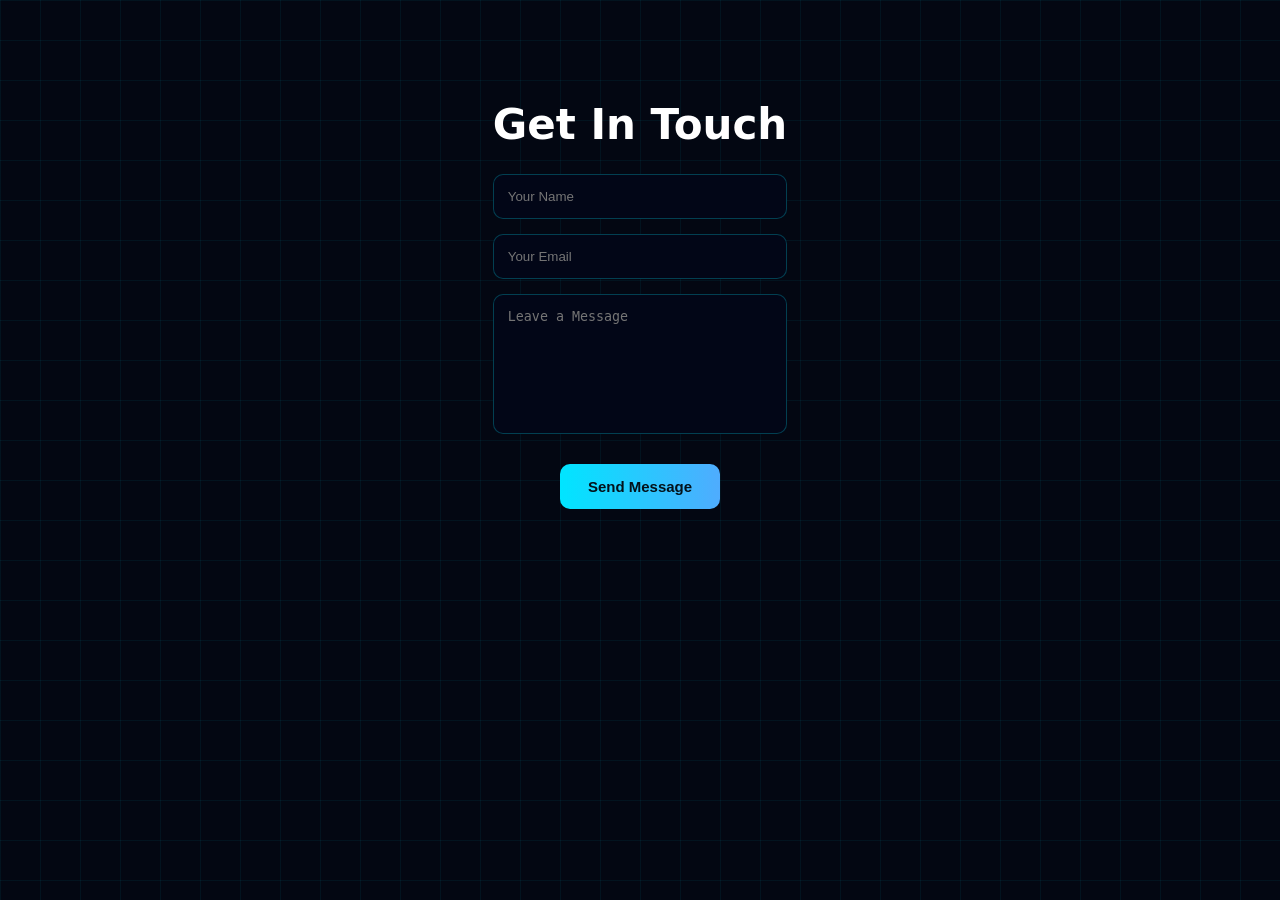
<file: frontend/contact.html>
<!DOCTYPE html>
<html>
<head>
<title>Contact</title>
<link rel="stylesheet" href="css/style.css">
</head>

<body>

<div class="background-grid"></div>

<section class="section">
<div class="contact-box">
<h1>Get In Touch</h1>

<input placeholder="Your Name">
<input placeholder="Your Email">

<textarea placeholder="Leave a Message"></textarea>

<button class="primary-btn">Send Message</button>

</section>
</div>
</body>
</html>
</file>
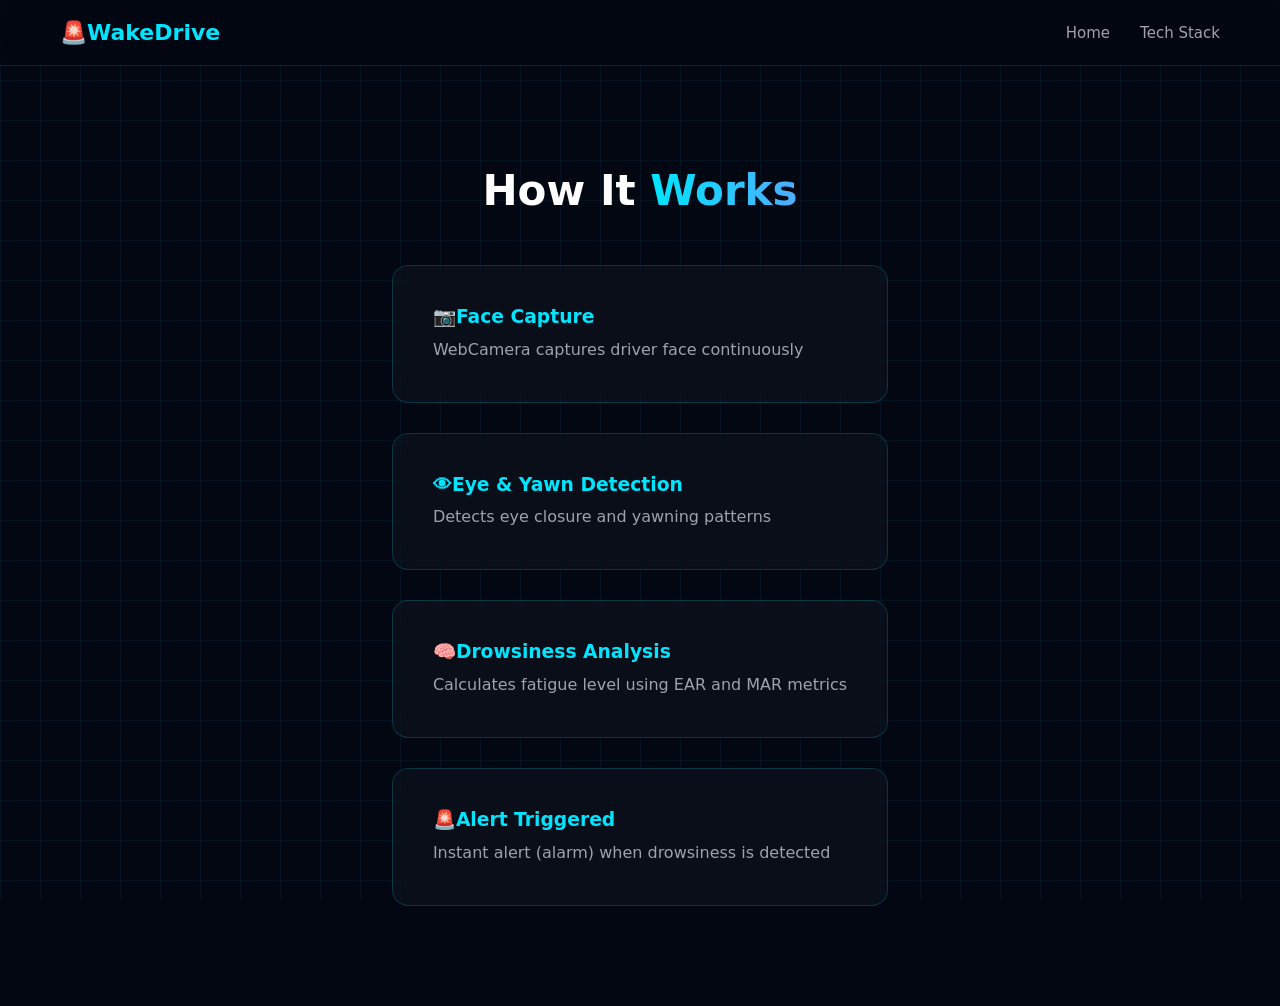
<file: frontend/how-it-works.html>
<!DOCTYPE html>
<html>
<head>
<title>How It Works</title>
<link rel="stylesheet" href="css/style.css">
</head>

<body>

<div class="background-grid"></div>

<nav class="navbar">

<div class="logo">🚨WakeDrive</div>

<ul class="nav-links">

<li><a href="index.html">Home</a></li>
<li><a href="tech-stack.html">Tech Stack</a></li>


</ul>

</nav>

<section class="section">

<h1>How It <span class="gradient-text">Works</span></h1>

<div class="grid">

<div class="card">
<h3>📷Face Capture</h3>
<p>WebCamera captures driver face continuously</p>
</div>

<div class="card">
<h3>👁Eye & Yawn Detection</h3>
<p>Detects eye closure and yawning patterns</p>
</div>

<div class="card">
<h3>🧠Drowsiness Analysis</h3>
<p>Calculates fatigue level using EAR and MAR metrics</p>
</div>

<div class="card">
<h3>🚨Alert Triggered</h3>
<p>Instant alert (alarm) when drowsiness is  detected</p>
</div>

</div>

</section>

</body>
</html>
</file>
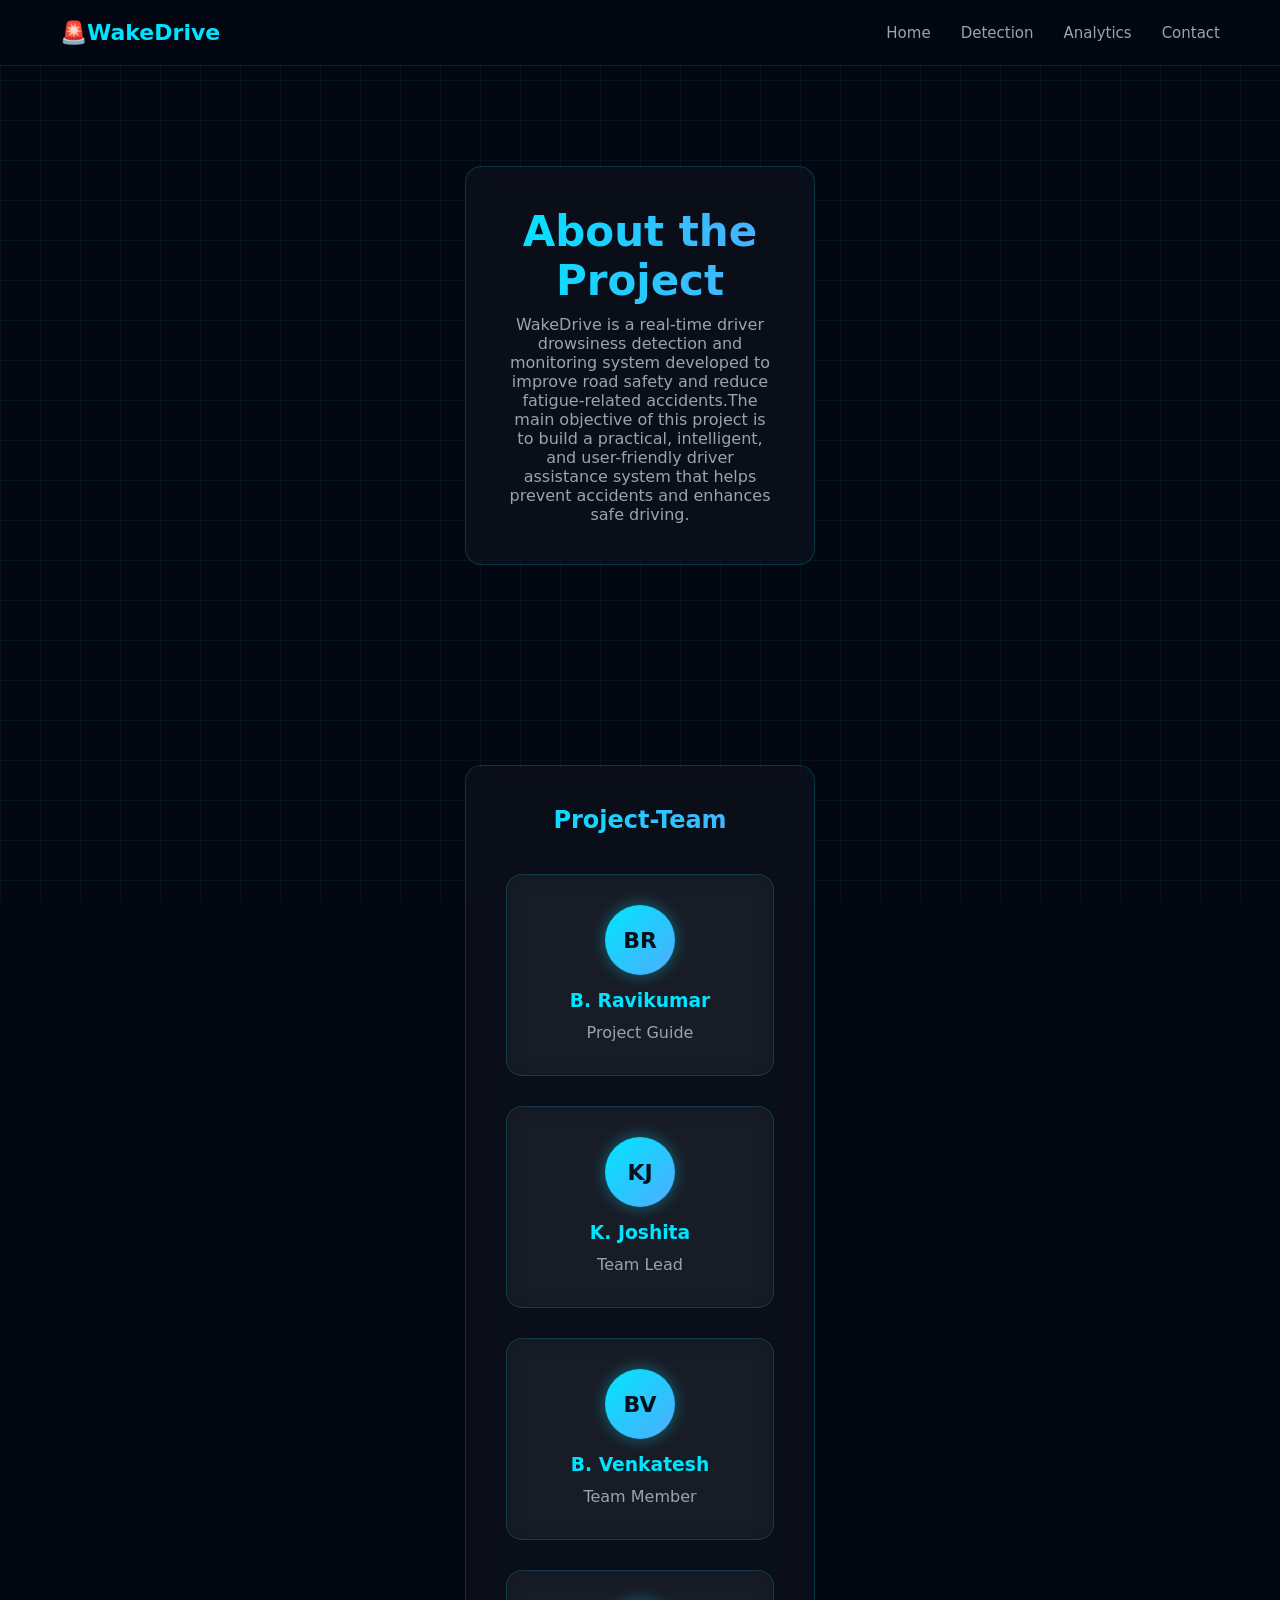
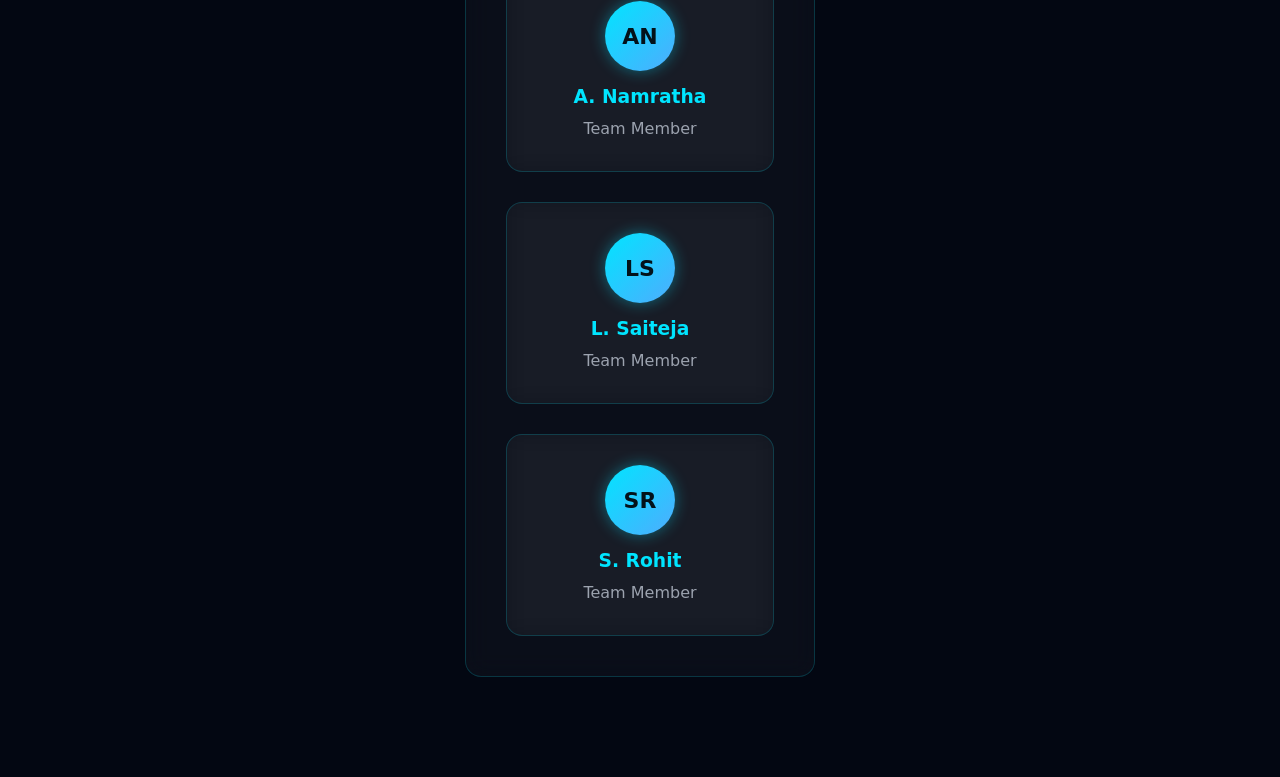
<file: frontend/team.html>
<!-- <!DOCTYPE html>
<html>
<head>
<title>Team</title>
<link rel="stylesheet" href="css/style.css">
</head>

<body>

<div class="background-grid"></div>

<nav class="navbar">

<div class="logo">🚨WakeDrive</div>

</nav>

<section class="section">

<h1>Team Members</h1>

<div class="grid">

<div class="card">
<h3>P.Joshita</h3>
<p>Team Lead</p>
</div>

<div class="card">
<h3>B.Venkatesh</h3>
<p>Team member</p>
</div>

<div class="card">
<h3>A.Namratha</h3>
<p>Team member</p>
</div>

<div class="card">
<h3>L.Saiteja</h3>
<p>Team member</p>
</div>

</div>

</section>

</body>
</html> -->


<!DOCTYPE html>
<html>
<head>
    <title>About | WakeDrive</title>
    <link rel="stylesheet" href="css/style.css">
    <meta name="viewport" content="width=device-width, initial-scale=1.0">
</head>

<body>

<div class="background-grid"></div>

<nav class="navbar">
    <div class="logo">🚨WakeDrive</div>
    <ul class="nav-links">
        <li><a href="index.html">Home</a></li>
        <li><a href="detection.html">Detection</a></li>
        <li><a href="analytics.html">Analytics</a></li>
        <li><a href="contact.html">Contact</a></li>
    </ul>
</nav>

<section class="section">

    <div class="glass-card about-card">
        <h1 class="gradient-text">About the Project</h1>

        <p class="about-text">
            WakeDrive is a real-time driver drowsiness detection and monitoring system developed to improve road safety and reduce fatigue-related accidents.The main objective of this project is to build a practical, intelligent, and user-friendly driver assistance system that helps prevent accidents and enhances safe driving.
        </p>
    </div>

</section>

<section class="section">

    <div class="glass-card team-card">
        <h2 class="gradient-text">Project-Team</h2>

        <div class="grid">
            <div class="card">
                <div class="team-avatar">BR</div>
                <h3>B. Ravikumar</h3>
                <p>Project Guide</p>
            </div>
            <div class="card">
                <div class="team-avatar">KJ</div>
                <h3>K. Joshita</h3>
                <p>Team Lead</p>
            </div>

            <div class="card">
                <div class="team-avatar">BV</div>
                <h3>B. Venkatesh</h3>
                <p>Team Member</p>
            </div>

            <div class="card">
                <div class="team-avatar">AN</div>
                <h3>A. Namratha</h3>
                <p>Team Member</p>
            </div>

            <div class="card">
                <div class="team-avatar">LS</div>
                <h3>L. Saiteja</h3>
                <p>Team Member</p>
            </div>
             <div class="card">
                <div class="team-avatar">SR</div>
                <h3>S. Rohit</h3>
                <p>Team Member</p>
            </div>

        </div>
    </div>

</section>

</body>
</html>
</file>
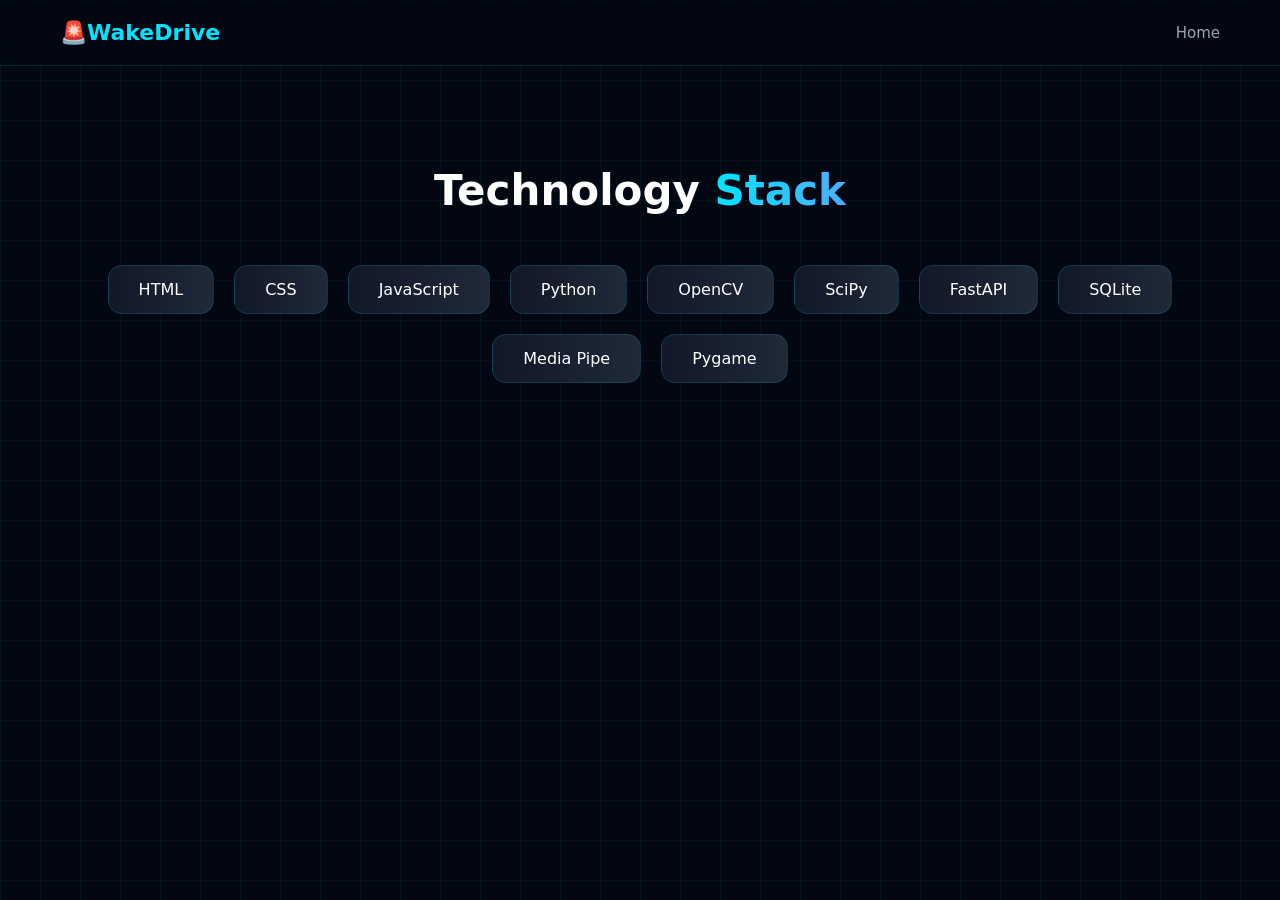
<file: frontend/tech-stack.html>
<!DOCTYPE html>
<html>
<head>
<title>Tech Stack</title>
<link rel="stylesheet" href="css/style.css">
</head>

<body>

<div class="background-grid"></div>

<nav class="navbar">

<div class="logo">🚨WakeDrive</div>

<ul class="nav-links">

<li><a href="index.html">Home</a></li>

</ul>

</nav>

<section class="section">

<h1>Technology <span class="gradient-text">Stack</span></h1>

<div class="tech-container">
<div class="tech-pill">HTML</div>
<div class="tech-pill">CSS</div>
<div class="tech-pill">JavaScript</div>
<div class="tech-pill">Python</div>
<div class="tech-pill">OpenCV</div>
<div class="tech-pill">SciPy</div>
<div class="tech-pill">FastAPI</div>
<div class="tech-pill">SQLite</div>
<div class="tech-pill">Media Pipe</div>
<div class="tech-pill">Pygame</div>

</div>

</section>

</body>
</html>
</file>
<file: frontend/css/style.css>
*{
margin:0;
padding:0;
box-sizing:border-box;
}

body{

font-family:"Segoe UI",system-ui,-apple-system,sans-serif;
background:#030712;
color:#ffffff;

overflow-x:hidden;

}

/* =========================
   GRID BACKGROUND
========================= */

.background-grid{

position:fixed;

width:100%;
height:100%;

background-image:
linear-gradient(rgba(0,229,255,0.06) 1px, transparent 1px),
linear-gradient(90deg, rgba(0,229,255,0.06) 1px, transparent 1px);

background-size:40px 40px;

z-index:-1;

}


/* =========================
   NAVBAR
========================= */

.navbar{

display:flex;
justify-content:space-between;
align-items:center;

padding:20px 60px;

background:rgba(3,7,18,0.65);

backdrop-filter:blur(10px);

border-bottom:1px solid rgba(0,229,255,0.15);

}

.logo{

font-size:22px;
font-weight:600;

color:#00e5ff;

}


.nav-links{

display:flex;
gap:30px;

list-style:none;

}

.nav-links a{

color:#9ca3af;
text-decoration:none;
font-size:15px;

transition:0.3s;

}

.nav-links a:hover{

color:#00e5ff;

}


/* =========================
   HERO SECTION
========================= */

.hero{

height:90vh;

display:flex;
flex-direction:column;

justify-content:center;
align-items:center;

text-align:center;

padding:20px;

}

.hero h1{

font-size:72px;
font-weight:700;

margin-bottom:20px;

}


.gradient-text{

background:linear-gradient(90deg,#00e5ff,#4facfe);

-webkit-background-clip:text;
-webkit-text-fill-color:transparent;

}


.subtitle{

color:#9ca3af;

font-size:18px;

max-width:700px;

line-height:1.6;

margin-bottom:30px;

}


.badge{

border:1px solid rgba(0,229,255,0.3);

padding:8px 18px;

border-radius:30px;

margin-bottom:20px;

color:#00e5ff;

font-size:14px;

}


/* =========================
   BUTTONS
========================= */

.primary-btn{

background:linear-gradient(90deg,#00e5ff,#4facfe);

border:none;

padding:14px 28px;

border-radius:10px;

font-size:15px;

cursor:pointer;

color:#03121a;

font-weight:600;

transition:0.3s;

}

.primary-btn:hover{

transform:translateY(-3px);

box-shadow:0 0 25px rgba(0,229,255,0.4);

}


.secondary-btn{

background:transparent;

border:1px solid rgba(0,229,255,0.4);

color:#00e5ff;

padding:14px 28px;

border-radius:10px;

cursor:pointer;

transition:0.3s;
margin-right:20px;

}

.secondary-btn:hover{

background:rgba(0,229,255,0.1);

}


/* =========================
   SECTION
========================= */

.section{

padding:100px 60px;

text-align:center;

}

.section h1{

font-size:42px;

margin-bottom:10px;

}

.section p{

color:#9ca3af;

}


/* =========================
   GRID SYSTEM
========================= */

.grid{

display:grid;

grid-template-columns:
repeat(auto-fit,minmax(260px,1fr));

gap:30px;

margin-top:40px;

}


/* =========================
   GLASS CARDS
========================= */

.card{
    

background:rgba(255,255,255,0.03);

border:1px solid rgba(0,229,255,0.18);

border-radius:16px;

padding:40px ;



backdrop-filter:blur(12px);

transition:0.3s;

text-align:left;



}
#register-btn{
    margin-top:30px;
   
}
.primary-btn{
    margin-top:30px;
}
.contact-box{
    flex-direction:column;
    display:flex;
    align-items:center;
    justify-content:center;
}

.card:hover{

transform:translateY(-6px);

border-color:#00e5ff;

box-shadow:0 0 20px rgba(0,229,255,0.18);

}

.card h3{

color:#00e5ff;

margin-bottom:10px;

}

.card p{

color:#9ca3af;

line-height:1.5;

}


/* =========================
   TECH STACK PILLS
========================= */

.tech-container{

display:flex;

flex-wrap:wrap;

justify-content:center;

gap:20px;

margin-top:40px;

}

.tech-pill{

padding:14px 30px;

border-radius:14px;

background:linear-gradient(90deg,#111827,#1f2937);

border:1px solid rgba(0,229,255,0.15);

transition:0.3s;

}

.tech-pill:hover{

border-color:#00e5ff;

transform:scale(1.05);

box-shadow:0 0 15px rgba(0,229,255,0.25);

}


/* =========================
   TEAM SECTION
========================= */

.team-avatar{

width:70px;
height:70px;

border-radius:50%;

background:#00e5ff;

display:flex;
align-items:center;
justify-content:center;

margin-bottom:10px;

font-weight:bold;

color:#03121a;

}


/* =========================
   CONTACT FORM
========================= */

input, textarea{

width:100%;

max-width:500px;

padding:14px;

margin-top:15px;

background:#020617;

border:1px solid rgba(0,229,255,0.25);

border-radius:10px;

color:white;

outline:none;

transition:0.3s;

}

input:focus,
textarea:focus{

border-color:#00e5ff;

box-shadow:0 0 10px rgba(0,229,255,0.25);

}

textarea{

height:140px;

resize:none;

}


/* =========================
   AUTH GLASS CARD
========================= */

.center-container{

height:90vh;

display:flex;
justify-content:center;
align-items:center;

}

.glass-card{
   

background:rgba(255,255,255,0.03);

border:1px solid rgba(0,229,255,0.18);

border-radius:16px;

padding:40px;

width:350px;

backdrop-filter:blur(12px);

}


/* =========================
   VIDEO DETECTION
========================= */

.video-box {

width:100%;

max-width:700px;

border-radius:16px;

border:1px solid rgba(0,229,255,0.3);

margin-top:20px;

}


/* =========================
   ANIMATIONS
========================= */

.card,
.tech-pill,
.primary-btn,

.secondary-btn{

transition:all 0.3s ease;

}


/* =========================
   RESPONSIVE
========================= */

@media(max-width:1024px){

.hero h1{

font-size:48px;

}

.section{

padding:80px 30px;

}

}


@media(max-width:768px){

.nav-links{

display:none;

}

.hero h1{

font-size:36px;

}

.grid{

grid-template-columns:1fr;

}

.navbar{

padding:20px;

}

.section{

padding:60px 20px;

}

}


@media(max-width:480px){

.primary-btn,
.secondary-btn{

width:100%;

margin-top:10px;

}

.hero{

padding:20px;

}

}
/* =========================
   DETECTION PAGE
========================= */

.detection-card{

max-width:800px;
margin:auto;
text-align:center;

}


.video-container{

margin-top:30px;

padding:30px;

border-radius:16px;

background:rgba(255,255,255,0.02);

border:1px solid rgba(0,229,255,0.2);

}


.video-placeholder{

height:300px;

display:flex;

flex-direction:column;

justify-content:center;
align-items:center;

color:#00e5ff;

}


.video-icon{

font-size:48px;

margin-bottom:10px;

}


.control-buttons{

margin-top:25px;

display:flex;

justify-content:center;

gap:20px;

flex-wrap:wrap;

}


.danger-btn{

background:#ff3b3b;

border:none;

padding:14px 28px;

border-radius:10px;

color:white;

cursor:pointer;

transition:0.3s;

}

.danger-btn:hover{

background:#ff0000;

transform:translateY(-2px);

box-shadow:0 0 20px rgba(255,0,0,0.4);

}


.status-box{

margin-top:25px;

font-size:18px;

}


.status-label{

color:#9ca3af;

margin-right:10px;

}


.status-idle{

color:#ffaa00;

font-weight:bold;

}


.status-running{

color:#00ffcc;

font-weight:bold;

}


.status-stopped{

color:#ff3b3b;

font-weight:bold;

}

.section{
   display:flex;
   justify-content: center;
   flex-direction: column;
   align-items:center;
}



/* =========================
   TEAM ENHANCED CARDS
========================= */

.team-avatar {
    width: 70px;
    height: 70px;
    border-radius: 50%;
    background: linear-gradient(135deg, #00e5ff, #4facfe);
    display: flex;
    align-items: center;
    justify-content: center;
    margin: 0 auto 15px;
    font-size: 22px;
    font-weight: bold;
    color: #03121a;
    box-shadow: 0 0 15px rgba(0,229,255,0.4);
}

.team-card .card {
    text-align: center;
    padding: 30px;
    position: relative;
    overflow: hidden;
}

/* Glow effect on hover */
.team-card .card::before {
    content: "";
    position: absolute;
    width: 120%;
    height: 120%;
    top: -10%;
    left: -10%;
    background: radial-gradient(circle, rgba(0,229,255,0.2), transparent 70%);
    opacity: 0;
    transition: 0.3s;
}

.team-card .card:hover::before {
    opacity: 1;
}

.team-card .card:hover {
    transform: translateY(-8px);
    box-shadow: 0 0 25px rgba(0,229,255,0.3);
}

/* =========================
   ANALYTICS PAGE
========================= */

.analytics-card {
    width: 100%;
    max-width: 400px;
    margin-top: 30px;
    text-align: center;
}

.summary-grid {
    display: grid;
    grid-template-columns: repeat(auto-fit, minmax(220px, 1fr));
    gap: 20px;
    width: 100%;
    max-width: 1000px;
    margin-top: 30px;
    margin-bottom: 10px;
}

.summary-box {
    background: rgba(255,255,255,0.03);
    border: 1px solid rgba(0,229,255,0.18);
    border-radius: 16px;
    padding: 25px;
    backdrop-filter: blur(12px);
    transition: 0.3s;
}

.summary-box:hover {
    transform: translateY(-5px);
    border-color: #00e5ff;
    box-shadow: 0 0 20px rgba(0,229,255,0.18);
}

.summary-box h3 {
    color: #00e5ff;
    margin-bottom: 12px;
    font-size: 18px;
}

.summary-box p {
    font-size: 24px;
    font-weight: bold;
    color: #ffffff;
}

.timeline-bar {
    display: flex;
    width: 100%;
    min-height: 40px;
    margin-top: 25px;
    border-radius: 12px;
    overflow: hidden;
    border: 1px solid rgba(0,229,255,0.18);
}

.timeline-segment {
    flex: 1;
    min-width: 8px;
}

.alert {
    background: #00ffcc;
}

.mild {
    background: #ffaa00;
}

.drowsy {
    background: #ff3b3b;
}
</file>
